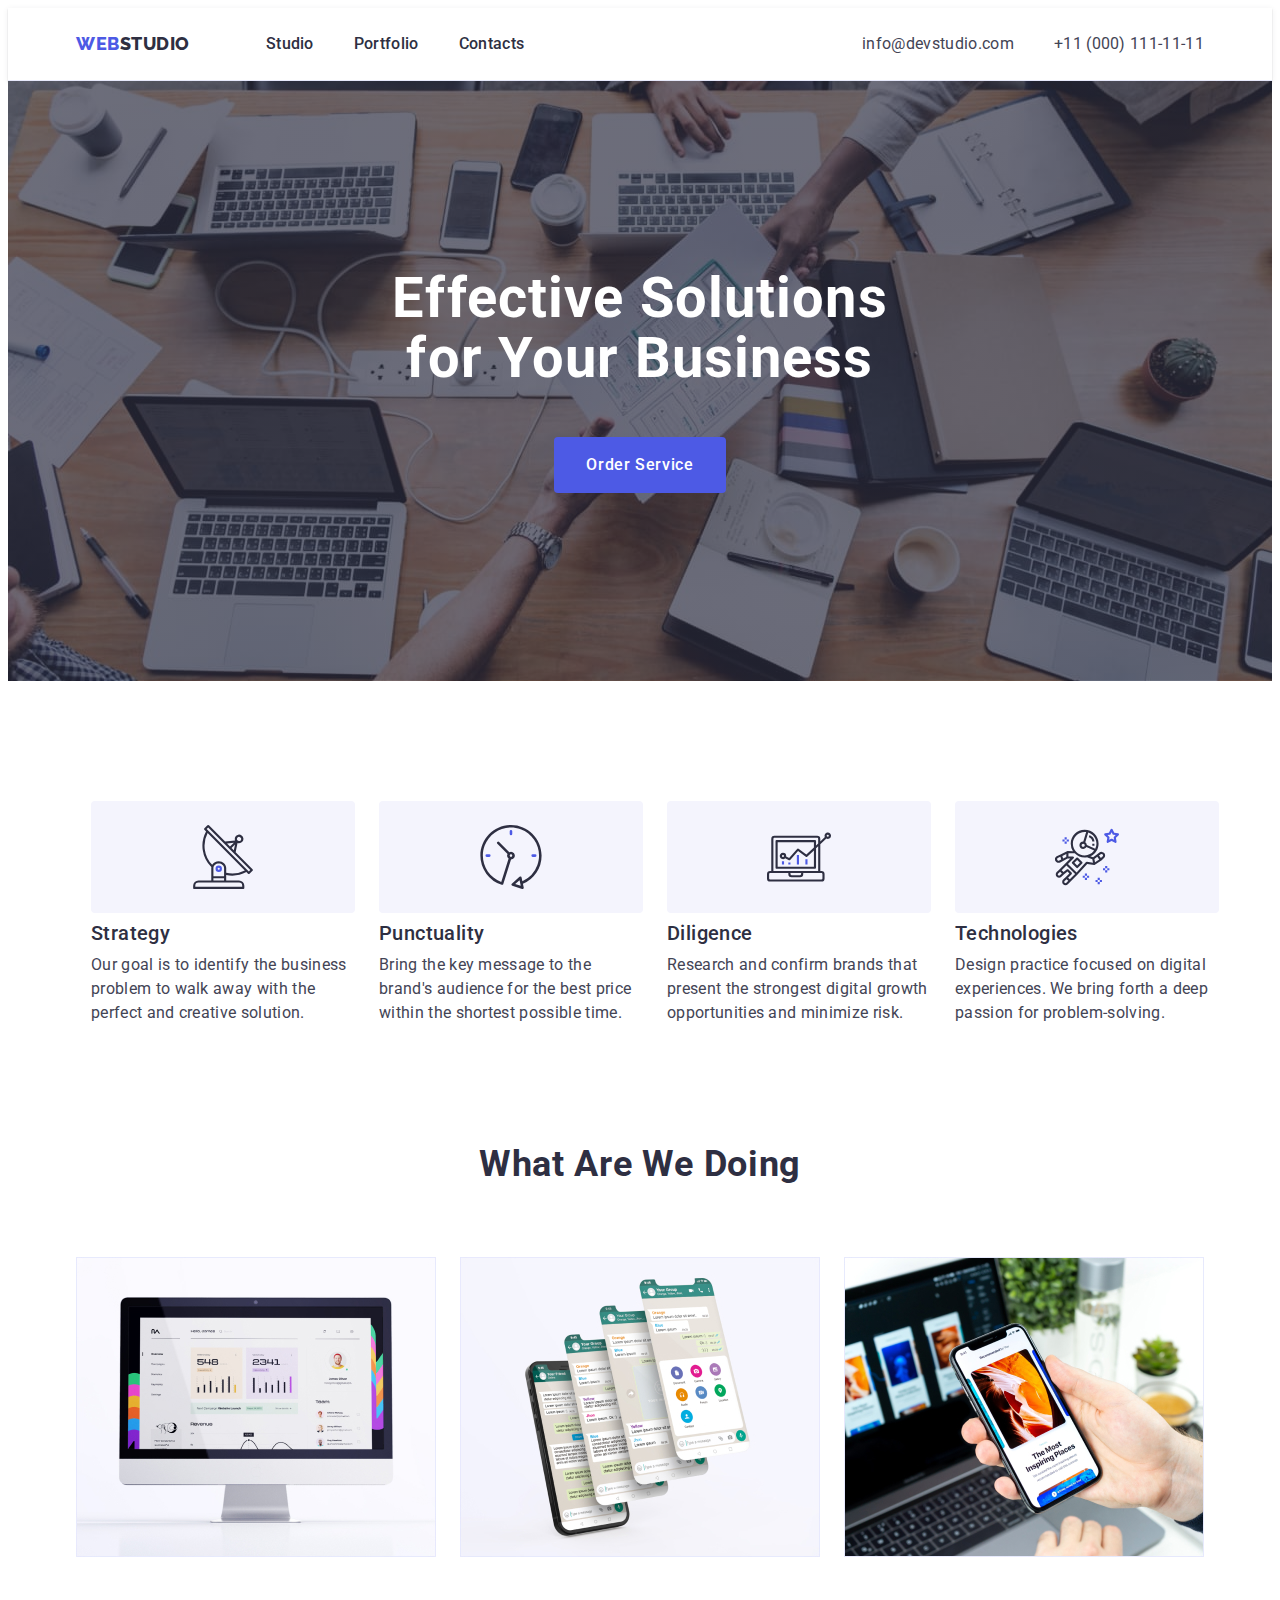
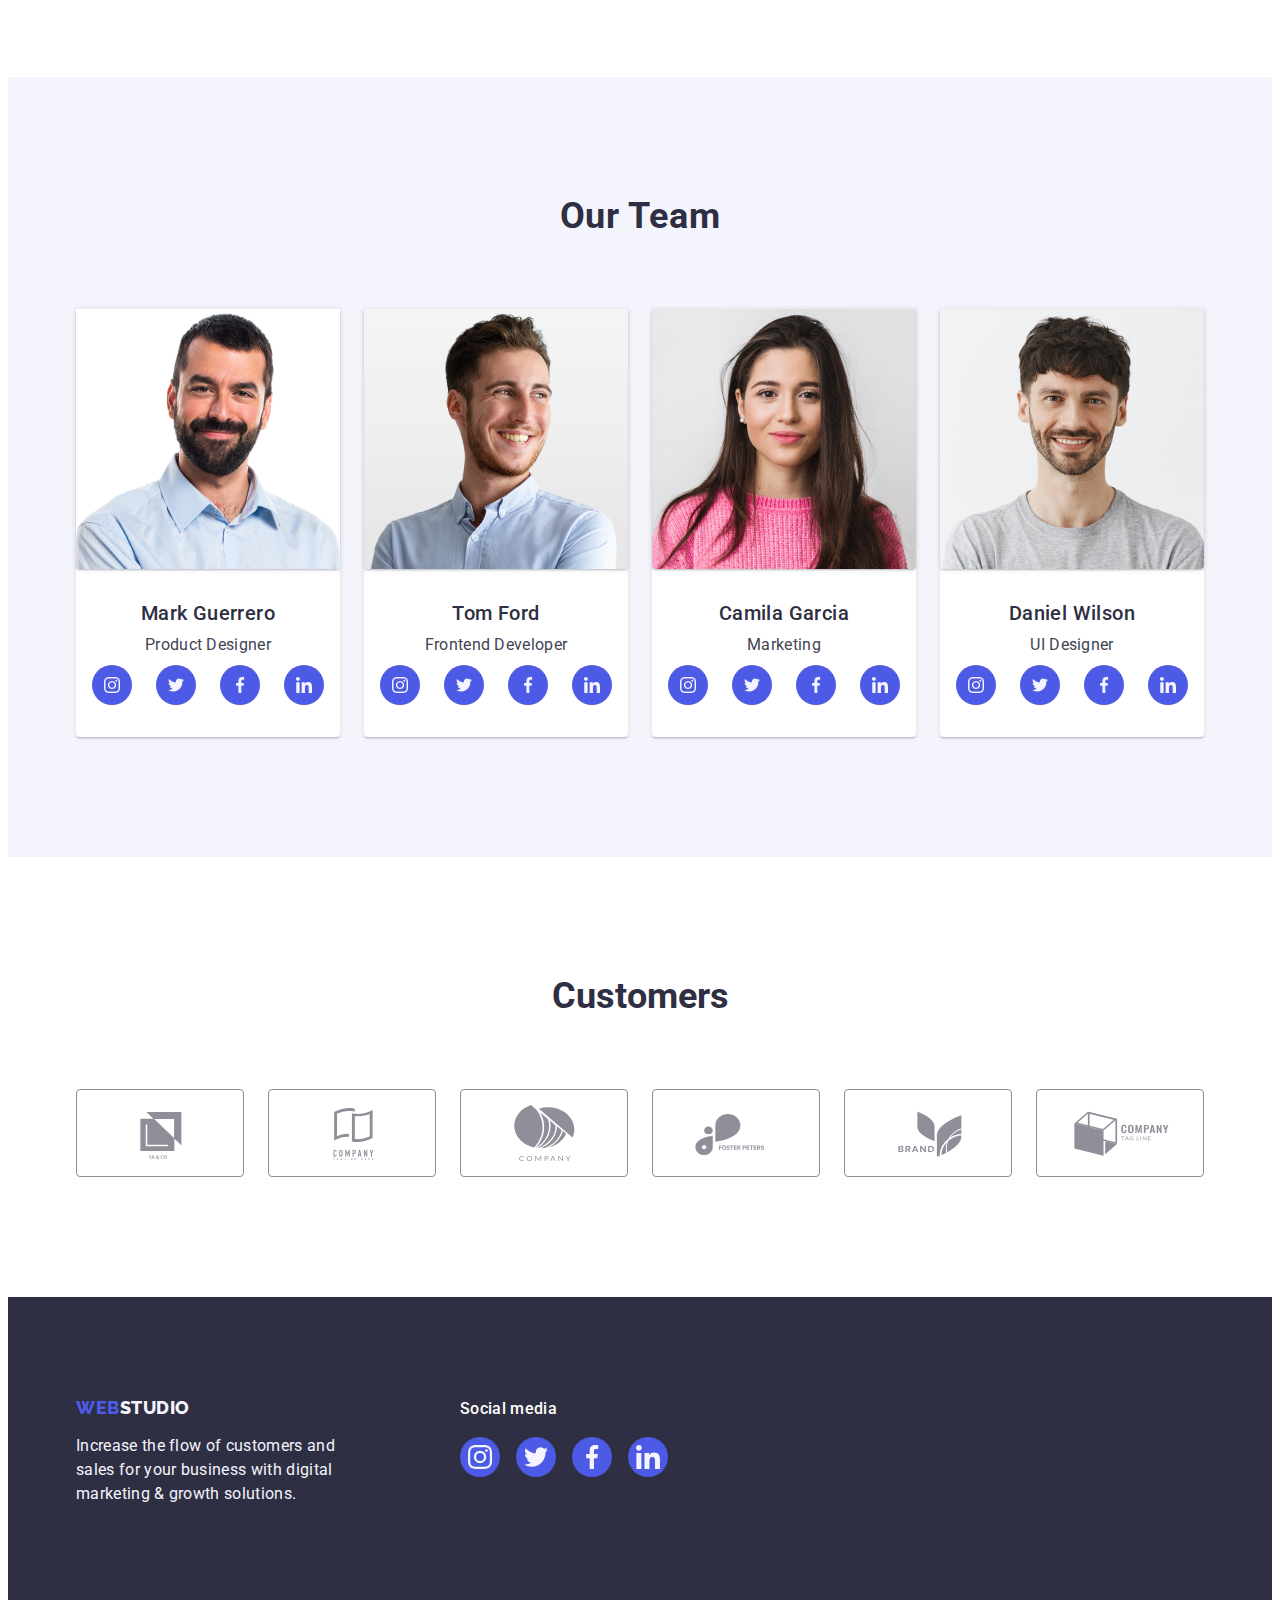
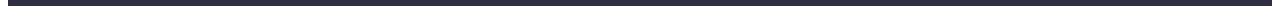
<file: index.html>
<!DOCTYPE html>
<html lang="en">
  <head>
    <meta charset="UTF-8" />
    <meta http-equiv="X-UA-Compatible" content="IE=edge" />
    <meta name="viewport" content="width=device-width, initial-scale=1.0" />
    <title>WebStudio</title>
    <link rel="preconnect" href="https://fonts.googleapis.com" />
    <link rel="preconnect" href="https://fonts.gstatic.com" crossorigin />
    <link
      href="https://fonts.googleapis.com/css2?family=Raleway:wght@800&family=Roboto:wght@400;500;700;900&display=swap"
      rel="stylesheet"
    />
    <link
      rel="stylesheet"
      href="https://cdnjs.cloudflare.com/ajax/libs/modern-normalize/2.0.0/modern-normalize.min.css"
      integrity="sha512-4xo8blKMVCiXpTaLzQSLSw3KFOVPWhm/TRtuPVc4WG6kUgjH6J03IBuG7JZPkcWMxJ5huwaBpOpnwYElP/m6wg=="
      crossorigin="anonymous"
      referrerpolicy="no-referrer"
    />

    <link rel="stylesheet" href="./css/styles.css" />
  </head>
  <body class="page">
    <header class="benefits">
      <div class="header-container container">
        <nav class="navigation">
          <a href="./index.html" class="logo-link link"
            >Web<span class="logo-studio-link">Studio</span></a
          >

          <ul class="list-nav list">
            <li><a class="link-menu link" href="./index.html">Studio</a></li>
            <li>
              <a class="link-menu link" href="./portfolio.html">Portfolio</a>
            </li>
            <li><a class="link-menu link" href="">Contacts</a></li>
          </ul>
        </nav>
        <address class="link-address">
          <ul class="header-list list">
            <li>
              <a class="link-information link" href="./info@devstudio.com"
                >info@devstudio.com</a
              >
            </li>
            <li>
              <a class="link-information link" href="tel:+110001111111"
                >+11 (000) 111-11-11</a
              >
            </li>
          </ul>
        </address>
      </div>
    </header>
    <main>
      <section class="title-section">
        <div class="container">
          <h1 class="main-page-title">Effective Solutions for Your Business</h1>
          <button type="button" class="btn-order">Order Service</button>
        </div>
      </section>
      <section class="information container">
       <div class="container">
          <h2 class="visualy-hidden">Our benefits</h2>
         <ul class="information-soc-list list">
             <li class="information-soc-item">
              <div class="icons">
                 <svg class="information-icon" width="64" height="64" >
              <use href="./images/icons.svg#icon-antenna"></use>
            </svg>
             
            </div>
            <h3 class="title-menu">Strategy</h3>
            <p class="paragraph">
              Our goal is to identify the business problem to walk away with
              the perfect and creative solution.
            </p>
          </li>
          <li class="information-soc-item">
            <div class="icons">
               <svg class="information-icon" width="64" height="64" >
            <use href="./images/icons.svg#icon-clock"></use>
          </svg>
           
          </div>
          <h3 class="title-menu">Punctuality</h3>
              <p class="paragraph">
                Bring the key message to the brand's audience for the best price
                within the shortest possible time.
              </p>
            </li>
            <li class="information-soc-item">
              <div class="icons">
                 <svg class="information-icon" width="64" height="64" >
              <use href="./images/icons.svg#icon-diagram"></use>
            </svg>
             
            </div>
           
              <h3 class="title-menu">Diligence</h3>
              <p class="paragraph">
                Research and confirm brands that present the strongest digital
                growth opportunities and minimize risk.
              </p>
            </li>
            <li class="information-soc-item">
              <div class="icons">
                 <svg class="information-icon" width="64" height="64" >
              <use href="./images/icons.svg#icon-astronaut"></use>
            </svg>
             
            </div>
              <h3 class="title-menu">Technologies</h3>
              <p class="paragraph">
                Design practice focused on digital experiences. We bring forth a
                deep passion for problem-solving.
              </p>
            </li>
          </ul>
       </div>
      </section>
      <section class="section-img">
        <div class="container">
          <h2 class="subtitle-main-page">What are we doing</h2>
          <ul class="list-images list">
            <li class="page-menu-img">
              <img
                class="img-main-page"
                src="./images/komp1.jpg"
                alt="notebook"
                width="360"
              />
            </li>
            <li class="page-menu-img">
              <img
                class="img-main-page"
                src="./images/phone2.jpg"
                alt="phone"
                width="360"
              />
            </li>
            <li class="page-menu-img">
              <img
                class="img-main-page"
                src="./images/phone3.jpg"
                alt="phone"
                width="360"
              />
            </li>
          </ul>
        </div>
      </section>

      <section class="section-team">
        <div class="container-photo container">
          <h2 class="desc-menu">Our Team</h2>
          <ul class="team-list list">
            <li class="images-photo">
              <img
                class="images-photo"
                src="./images/man1.jpg"
                alt="man1"
                width="264"
              />
              <div class="container-menu">
                <h3 class="name">Mark Guerrero</h3>

                <p class="specialty">Product Designer</p>
               
                <ul class="name-soc-list list">
                  <li class="name-soc-item">
                    <a
                      href=""
                      class="name-soc-link link"
                      target="_blank"
                      rel="noopener noreferrer"
                    >
                      <svg class="name-soc-icon" width="16" height="16">
                        <use href="./images/icons.svg#icon-instagram"></use>
                      </svg>
                    </a>
                  </li>
                  <li class="name-soc-item">
                    <a
                      href=""
                      class="name-soc-link link"
                      target="_blank"
                      rel="noopener noreferrer"
                    >
                    <svg class="name-soc-icon" width="16" height="16">
                    <use href="./images/icons.svg#icon-twitter" ></use>
                    </svg>
                 

                  
                </a>
                  </li>
                  <li class="name-soc-item">
                    <a
                      href=""
                      class="name-soc-link link"
                      target="_blank"
                      rel="noopener noreferrer"
                    >
                  <svg class="name-soc-icon" width="16" height="16">
                    <use href="./images/icons.svg#icon-facebook"></use>

                  </svg></a>
                  </li>
                  <li class="name-soc-item">
                    <a
                      href=""
                      class="name-soc-link link"
                      target="_blank"
                      rel="noopener noreferrer"
                    >
                    <svg class="name-soc-icon" width="16" height="16">
                      <use href="./images/icons.svg#icon-linkedin"></use>
  
                    </svg></a>
                  </li>
                </ul>
              </div>
            </li>
            <li class="images-photo">
              <img
                class="images-photo"
                src="./images/man2.jpg"
                alt="man2"
                width="264"
              />
              <div class="container-menu">
                <h3 class="name">Tom Ford</h3>

                <p class="specialty">Frontend Developer</p>
                <ul class="name-soc-list list">
                  <li class="name-soc-item">
                    <a
                      href=""
                      class="name-soc-link link"
                      target="_blank"
                      rel="noopener noreferrer"
                    >
                      <svg class="name-soc-icon" width="16" height="16">
                        <use href="./images/icons.svg#icon-instagram"></use>
                      </svg>
                    </a>
                  </li>
                  <li class="name-soc-item">
                    <a
                      href=""
                      class="name-soc-link link"
                      target="_blank"
                      rel="noopener noreferrer"
                    >
                    <svg class="name-soc-icon" width="16" height="16">
                    <use href="./images/icons.svg#icon-twitter" ></use>
                    </svg>
                 

                  
                </a>
                  </li>
                  <li class="name-soc-item">
                    <a
                      href=""
                      class="name-soc-link link"
                      target="_blank"
                      rel="noopener noreferrer"
                    >
                  <svg class="name-soc-icon" width="16" height="16">
                    <use href="./images/icons.svg#icon-facebook"></use>

                  </svg></a>
                  </li>
                  <li class="name-soc-item">
                    <a
                      href=""
                      class="name-soc-link link"
                      target="_blank"
                      rel="noopener noreferrer"
                    >
                    <svg class="name-soc-icon" width="16" height="16">
                      <use href="./images/icons.svg#icon-linkedin"></use>
  
                    </svg></a>
                  </li>
                </ul>
              </div>
            </li>
            <li class="images-photo">
              <img
                class="images-photo"
                src="./images/girl.jpg"
                alt="girl"
                width="264"
              />
              <div class="container-menu">
                <h3 class="name">Camila Garcia</h3>
                <p class="specialty">Marketing</p>
                <ul class="name-soc-list list">
                  <li class="name-soc-item">
                    <a
                      href=""
                      class="name-soc-link link"
                      target="_blank"
                      rel="noopener noreferrer"
                    >
                      <svg class="name-soc-icon" width="16" height="16">
                        <use href="./images/icons.svg#icon-instagram"></use>
                      </svg>
                    </a>
                  </li>
                  <li class="name-soc-item">
                    <a
                      href=""
                      class="name-soc-link link"
                      target="_blank"
                      rel="noopener noreferrer"
                    >
                    <svg class="name-soc-icon" width="16" height="16">
                    <use href="./images/icons.svg#icon-twitter" ></use>
                    </svg>
                 

                  
                </a>
                  </li>
                  <li class="name-soc-item">
                    <a
                      href=""
                      class="name-soc-link link"
                      target="_blank"
                      rel="noopener noreferrer"
                    >
                  <svg class="name-soc-icon" width="16" height="16">
                    <use href="./images/icons.svg#icon-facebook"></use>

                  </svg></a>
                  </li>
                  <li class="name-soc-item">
                    <a
                      href=""
                      class="name-soc-link link"
                      target="_blank"
                      rel="noopener noreferrer"
                    >
                    <svg class="name-soc-icon" width="16" height="16">
                      <use href="./images/icons.svg#icon-linkedin"></use>
  
                    </svg></a>
                  </li>
                </ul>
              </div>
            </li>
            <li class="images-photo">
              <img
                class="images-photo"
                src="./images/man3.jpg"
                alt="man3"
                width="264"
              />
              <div class="container-menu">
                <h3 class="name">Daniel Wilson</h3>
                <p class="specialty">UI Designer</p>
                <ul class="name-soc-list list">
                  <li class="name-soc-item">
                    <a
                      href=""
                      class="name-soc-link link"
                      target="_blank"
                      rel="noopener noreferrer"
                    >
                      <svg class="name-soc-icon" width="16" height="16">
                        <use href="./images/icons.svg#icon-instagram"></use>
                      </svg>
                    </a>
                  </li>
                  <li class="name-soc-item">
                    <a
                      href=""
                      class="name-soc-link link"
                      target="_blank"
                      rel="noopener noreferrer"
                    >
                    <svg class="name-soc-icon" width="16" height="16">
                    <use href="./images/icons.svg#icon-twitter" ></use>
                    </svg>
                 

                  
                </a>
                  </li>
                  <li class="name-soc-item">
                    <a
                      href=""
                      class="name-soc-link link"
                      target="_blank"
                      rel="noopener noreferrer"
                    >
                  <svg class="name-soc-icon" width="16" height="16">
                    <use href="./images/icons.svg#icon-facebook"></use>

                  </svg></a>
                  </li>
                  <li class="name-soc-item">
                    <a
                      href=""
                      class="name-soc-link link"
                      target="_blank"
                      rel="noopener noreferrer"
                    >
                    <svg class="name-soc-icon" width="16" height="16">
                      <use href="./images/icons.svg#icon-linkedin"></use>
  
                    </svg></a>
                  </li>
                </ul>
              </div>
            </li>
          </ul>
        </div>
      </section>
    <section class="customers-container">
        <div class="customers-cnt container">
        
        <h2 class="title-customers">Customers</h2>
        
        <ul class="customers-icon-list list">
        <li class="customers-item">
          <a
            href=""
            class="customers-soc-link link"
            target="_blank"
            rel="noopener noreferrer"
          >
          <svg class="customers-icons" width="104" height="56">
            <use href="./images/icons.svg#icon-Logo"></use>
          </svg>
          </a>
          </li>
          <li class="customers-item">
            <a
              href=""
              class="customers-soc-link link"
              target="_blank"
              rel="noopener noreferrer"
            >
            <svg class="customers-icons" width="104" height="56">
              <use href="./images/icons.svg#icon-Logo2"></use>
            </svg>
            </a>
            </li>
            <li class="customers-item">
              <a
                href=""
                class="customers-soc-link link"
                target="_blank"
                rel="noopener noreferrer"
              >
              <svg class="customers-icons" width="104" height="56">
                <use href="./images/icons.svg#icon-logo3"></use>
              </svg>
              </a>
              </li>
              <li class="customers-item">
                <a
                  href=""
                  class="customers-soc-link link"
                  target="_blank"
                  rel="noopener noreferrer"
                >
                <svg class="customers-icons" width="104" height="56">
                  <use href="./images/icons.svg#icon-Logo4"></use>
                </svg>
                </a>
                </li>
                <li class="customers-item">
                  <a
                    href=""
                    class="customers-soc-link link"
                    target="_blank"
                    rel="noopener noreferrer"
                  >
                  <svg class="customers-icons" width="104" height="56">
                    <use href="./images/icons.svg#icon-Logo5"></use>
                  </svg>
                  </a>
                  </li>
                  <li class="customers-item">
                    <a
                      href=""
                      class="customers-soc-link link"
                      target="_blank"
                      rel="noopener noreferrer"
                    >
                    <svg class="customers-icons" width="104" height="56">
                      <use href="./images/icons.svg#icon-Logo6"></use>
                    </svg>
                    </a>
                    </li>
                  </ul>
                  </div>
               
      </section>
    </main>
    
    <footer class="closing ">
      <div class="closing-footer container">
      <div class="web-logo">
        <a class="logo-link-footer link" href="./index.html"
          >Web<span class="logo-studio">Studio</span></a
        >
        <p class="paragraph-ft">
          Increase the flow of customers and sales for your business with
          digital marketing & growth solutions.
        </p>
       </div>
      <div class="social-link">
        <p class="paragraph-social">Social media</p>
        <ul class="footer-soc-list list">
          <li class="footer-soc-item">
            <a
              href=""
              class="footer-soc-link link"
              target="_blank"
              rel="noopener noreferrer"
            >
              <svg class="footer-soc-icon" width="24" height="24">
                <use href="./images/icons.svg#icon-instagram"></use>
              </svg>
            </a>
          </li>
          <li class="footer-soc-item">
            <a
              href=""
              class="footer-soc-link link"
              target="_blank"
              rel="noopener noreferrer"
            >
            <svg class="footer-soc-icon" width="24" height="24">
            <use href="./images/icons.svg#icon-twitter" ></use>
            </svg>
         

          
        </a>
          </li>
          <li class="footer-soc-item">
            <a
              href=""
              class="footer-soc-link link"
              target="_blank"
              rel="noopener noreferrer"
            >
          <svg class="footer-soc-icon" width="24" height="24">
            <use href="./images/icons.svg#icon-facebook"></use>

          </svg></a>
          </li>
          <li class="footer-soc-item">
            <a
              href=""
              class="footer-soc-link link"
              target="_blank"
              rel="noopener noreferrer"
            >
            <svg class="footer-soc-icon" width="24" height="24">
              <use href="./images/icons.svg#icon-linkedin"></use>

            </svg></a>
          </li>
        </ul>
      </div>
  </div>

     
    </footer>
  </body>
</html>
</file>
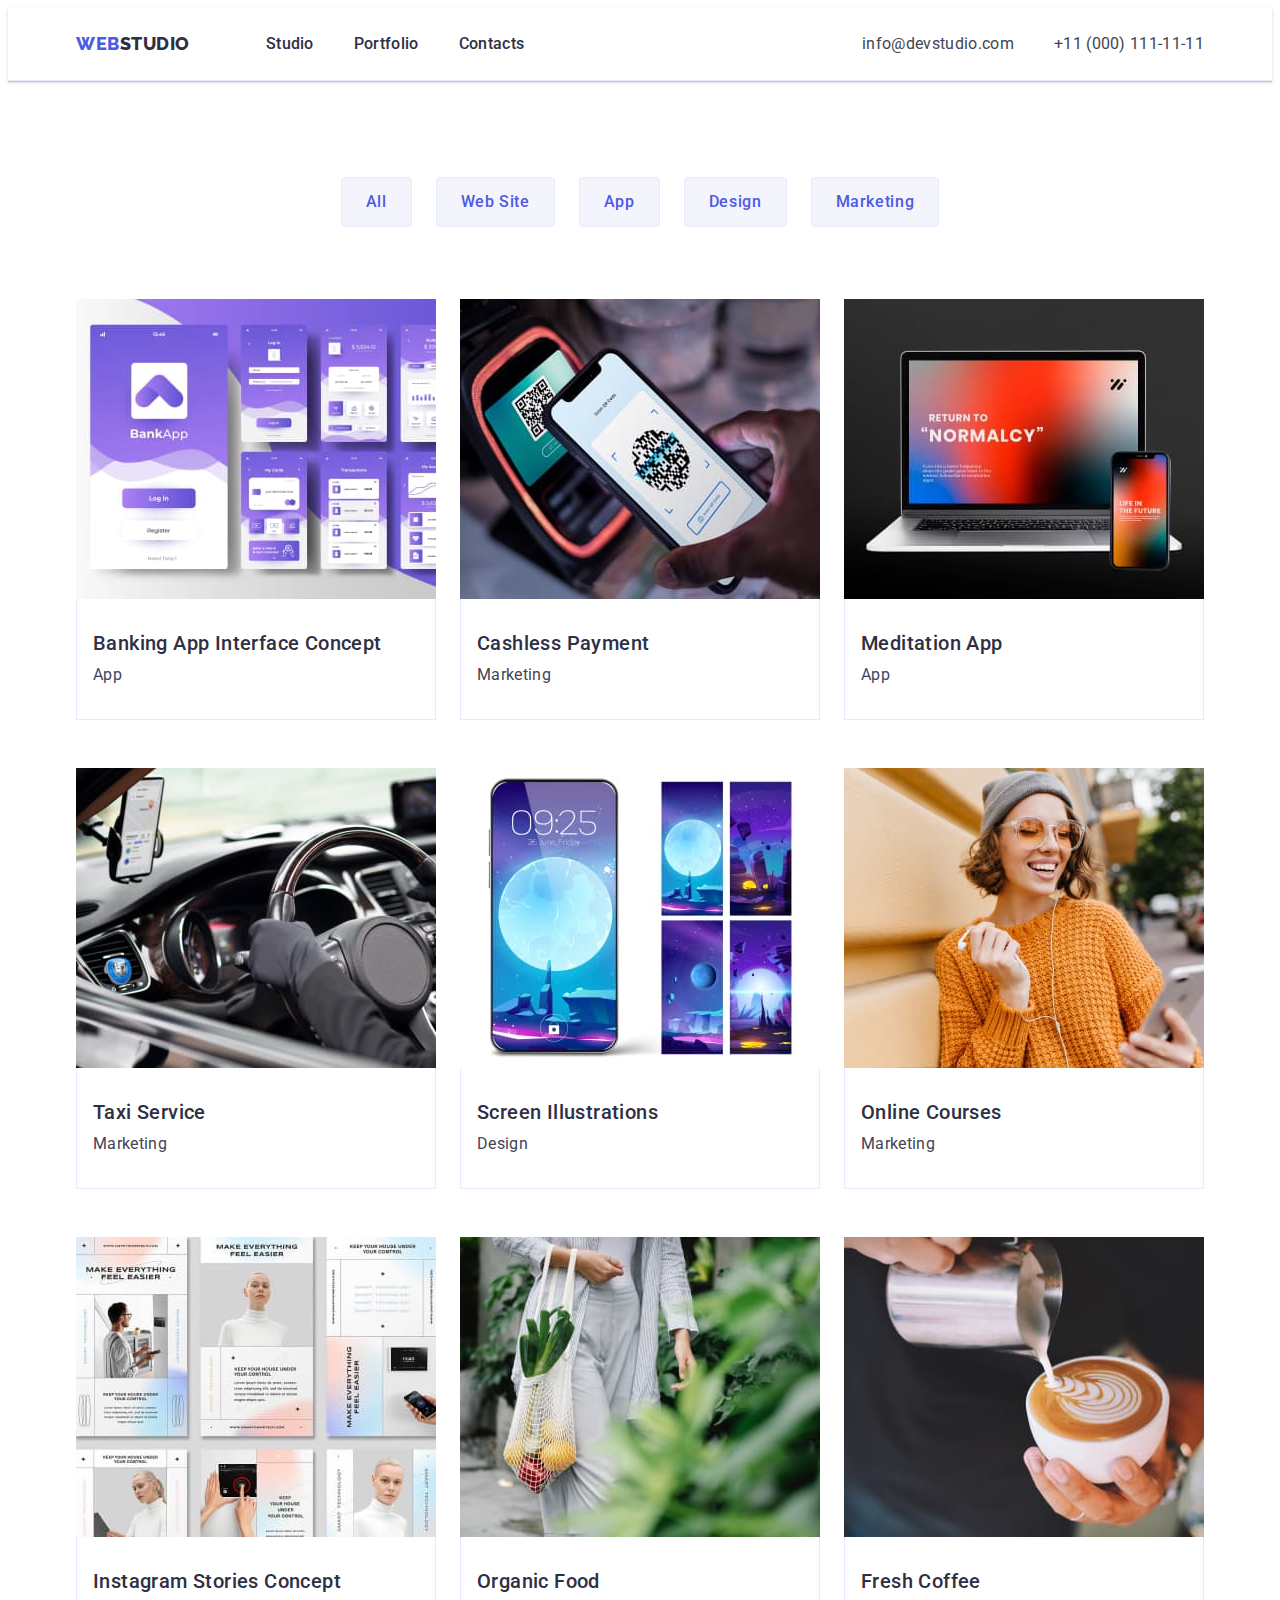
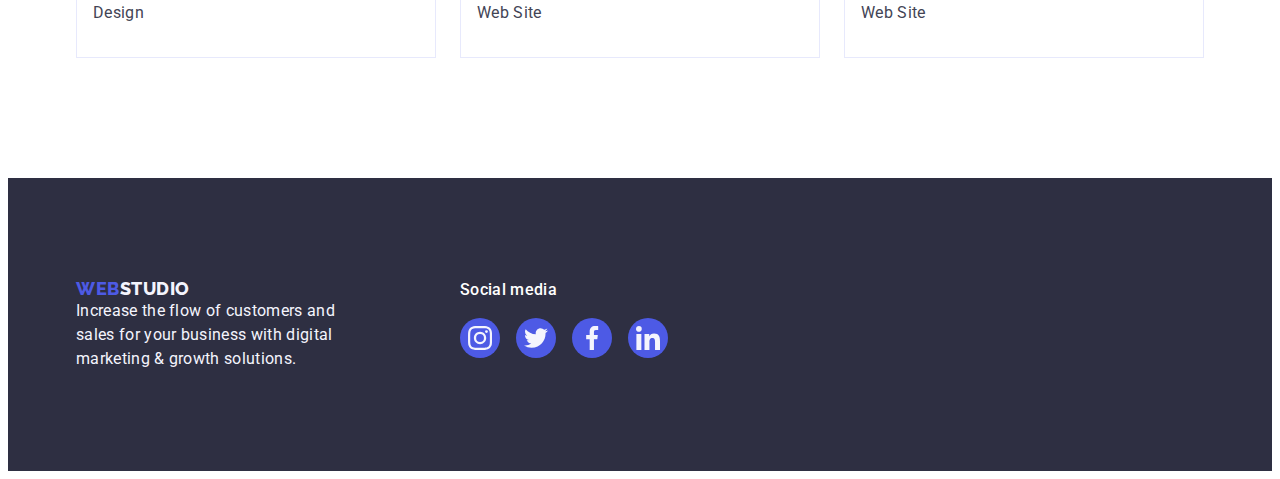
<file: portfolio.html>
<!DOCTYPE html>
<html lang="en">
  <head>
    <meta charset="UTF-8" />
    <meta http-equiv="X-UA-Compatible" content="IE=edge" />
    <meta name="viewport" content="width=device-width, initial-scale=1.0" />

    <title>WebStudio</title>
    <link rel="preconnect" href="https://fonts.googleapis.com" />
    <link rel="preconnect" href="https://fonts.gstatic.com" crossorigin />
    <link
      href="https://fonts.googleapis.com/css2?family=Raleway:wght@800&family=Roboto:wght@400;500;700;900&display=swap"
      rel="stylesheet"
    />
    <link
      rel="stylesheet"
      href="https://cdnjs.cloudflare.com/ajax/libs/modern-normalize/2.0.0/modern-normalize.min.css"
      integrity="sha512-4xo8blKMVCiXpTaLzQSLSw3KFOVPWhm/TRtuPVc4WG6kUgjH6J03IBuG7JZPkcWMxJ5huwaBpOpnwYElP/m6wg=="
      crossorigin="anonymous"
      referrerpolicy="no-referrer"
    />
    <link rel="stylesheet" href="./css/styles.css" />
  </head>
  <body class="page">
    <header class="benefits">
      <div class="header-container container">
        <nav class="navigation">
          <a href="./index.html" class="logo-link link"
            >Web<span class="logo-studio-link">Studio</span></a
          >

          <ul class="list-nav list">
            <li><a class="link-menu link" href="./index.html">Studio</a></li>
            <li>
              <a class="link-menu link" href="./portfolio.html">Portfolio</a>
            </li>
            <li><a class="link-menu link" href="">Contacts</a></li>
          </ul>
        </nav>
        <address class="link-address">
          <ul class="header-list list">
            <li>
              <a class="link-information link" href="./info@devstudio.com"
                >info@devstudio.com</a
              >
            </li>
            <li>
              <a class="link-information link" href="tel:+110001111111"
                >+11 (000) 111-11-11</a
              >
            </li>
          </ul>
        </address>
      </div>
    </header>
    <main>
      <section class="home-page">
        <div class="container">
          <h1 class="headline" hidden>studing</h1>
          <ul class="button-list list">
            <li><button type="button" class="main-menu-one">All</button></li>
            <li>
              <button type="button" class="main-menu-one">Web Site</button>
            </li>
            <li><button type="button" class="main-menu-one">App</button></li>
            <li><button type="button" class="main-menu-one">Design</button></li>
            <li>
              <button type="button" class="main-menu-one">Marketing</button>
            </li>
          </ul>

          <ul class="img-list list">
            <li class="items">
              <a href="./portfolio.html" class="main-img link">
                <img
                  src="./images/1.jpg"
                  alt="Banking"
                  width="360"
                  height="300"
                />
                <div class="container-img">
                  <h2 class="title">Banking App Interface Concept</h2>
                  <p class="subtitle">App</p>
                </div>
              </a>
            </li>
            <li class="items">
              <a href="./portfolio.html" class="main-img link">
                <img
                  src="./images/2.jpg"
                  alt="Cashless Payment"
                  width="360"
                  height="300"
                />
                <div class="container-img">
                  <h2 class="title">Cashless Payment</h2>
                  <p class="subtitle">Marketing</p>
                </div>
              </a>
            </li>

            <li class="items">
              <a href="./portfolio.html" class="main-img link">
                <img
                  src="./images/3.jpg"
                  alt="Meditation App"
                  width="360"
                  height="300"
                />
                <div class="container-img">
                  <h2 class="title">Meditation App</h2>
                  <p class="subtitle">App</p>
                </div>
              </a>
            </li>
            <li class="items">
              <a href="./portfolio.html" class="main-img link">
                <img
                  src="./images/4.jpg"
                  alt="Taxi Service"
                  width="360"
                  height="300"
                />
                <div class="container-img">
                  <h2 class="title">Taxi Service</h2>
                  <p class="subtitle">Marketing</p>
                </div>
              </a>
            </li>
            <li class="items">
              <a href="./portfolio.html" class="main-img link">
                <img
                  src="./images/5.jpg"
                  alt="Screen Illustrations"
                  width="360"
                  height="300"
                />
                <div class="container-img">
                  <h2 class="title">Screen Illustrations</h2>
                  <p class="subtitle">Design</p>
                </div>
              </a>
            </li>
            <li class="items">
              <a href="./portfolio.html" class="main-img link">
                <img
                  src="./images/6.jpg"
                  alt="Online Courses"
                  width="360"
                  height="300"
                />
                <div class="container-img">
                  <h2 class="title">Online Courses</h2>
                  <p class="subtitle">Marketing</p>
                </div>
              </a>
            </li>
            <li class="items">
              <a href="./portfolio.html" class="main-img link">
                <img
                  src="./images/7.jpg"
                  alt="Instagram Stories Concept"
                  width="360"
                  height="300"
                />
                <div class="container-img">
                  <h2 class="title">Instagram Stories Concept</h2>
                  <p class="subtitle">Design</p>
                </div>
              </a>
            </li>
            <li class="items">
              <a href="./portfolio.html" class="main-img link">
                <img
                  src="./images/8.jpg"
                  alt="Organic Food"
                  width="360"
                  height="300"
                />
                <div class="container-img">
                  <h2 class="title">Organic Food</h2>
                  <p class="subtitle">Web Site</p>
                </div>
              </a>
            </li>
            <li class="items">
              <a href="./portfolio.html" class="main-img link">
                <img
                  src="./images/9.jpg"
                  alt="Fresh Coffee"
                  width="360"
                  height="300"
                />
                <div class="container-img">
                  <h2 class="title">Fresh Coffee</h2>
                  <p class="subtitle">Web Site</p>
                </div>
              </a>
            </li>
          </ul>
        </div>
      </section>
    </main>
    <footer class="closing ">
      <div class="closing-footer container">
      <div class="web-logo">
        <a class="logo-link link" href="./index.html"
          >Web<span class="logo-studio">Studio</span></a
        >
        <p class="paragraph-ft">
          Increase the flow of customers and sales for your business with
          digital marketing & growth solutions.
        </p>
       </div>
      <div class="social-link">
        <p class="paragraph-social">Social media</p>
        <ul class="footer-soc-list list">
          <li class="footer-soc-item">
            <a
              href=""
              class="footer-soc-link link"
              target="_blank"
              rel="noopener noreferrer"
            >
              <svg class="footer-soc-icon" width="24" height="24">
                <use href="./images/icons.svg#icon-instagram"></use>
              </svg>
            </a>
          </li>
          <li class="footer-soc-item">
            <a
              href=""
              class="footer-soc-link link"
              target="_blank"
              rel="noopener noreferrer"
            >
            <svg class="footer-soc-icon" width="24" height="24">
            <use href="./images/icons.svg#icon-twitter" ></use>
            </svg>
         

          
        </a>
          </li>
          <li class="footer-soc-item">
            <a
              href=""
              class="footer-soc-link link"
              target="_blank"
              rel="noopener noreferrer"
            >
          <svg class="footer-soc-icon" width="24" height="24">
            <use href="./images/icons.svg#icon-facebook"></use>

          </svg></a>
          </li>
          <li class="footer-soc-item">
            <a
              href=""
              class="footer-soc-link link"
              target="_blank"
              rel="noopener noreferrer"
            >
            <svg class="footer-soc-icon" width="24" height="24">
              <use href="./images/icons.svg#icon-linkedin"></use>

            </svg></a>
          </li>
        </ul>
      </div>
  </div>

     
    </footer>
  </body>
</html>
</file>
<file: css/styles.css>
* {
  box-sizing: border-box;
}
:root {
  --modal-backround-kolor: #fcfcfc;
  --header-backround: #ffffff;
  --image-backround: #2e2f42;
  --light-backround: #f4f4fd;
  --acent-color: #e7e9fc;
  --subtle-text: #8e8f99;
  --text: #434455;
  --pressed-state: #404bbf;
  --pimary-brand: #4d5ae5;
  --success: #31d0aa;
}

body {
  font-family: "Roboto", sans-serif;
  background: var(--header-backround);
  color: var(--text);
}

p,
h1,
h2,
h3 {
  margin: 0;
  padding: 0;
}

ul {
  margin: 0;
}
img {
  display: block;
}

.container {
  width: 1158px;
  padding-left: 15px;
  padding-right: 15px;
  margin: 0 auto;
}

.header-container {
  display: flex;
}
.header-list {
  display: flex;
  gap: 40px;
}

.list-nav {
  display: flex;
  align-items: center;
  gap: 40px;
}

.benefits {
  border-bottom: 1px solid #e7e9fc;
  display: flex;

}
.benefits {
  box-shadow: 0px 2px 1px rgba(46, 47, 66, 0.08), 0px 1px 1px rgba(46, 47, 66, 0.16), 0px 1px 6px rgba(46, 47, 66, 0.08); 
}

.benefits-menu {
  gap: 24px;
}

.closing {
  padding-top: 100px;
  padding-bottom: 100px;
 
}
.closing-footer {
  display: flex;
  align-items: baseline;

}
.paragraph-social {
  font-family: 'Roboto';
font-style: normal;
font-weight: 500;
font-size: 16px;
line-height: 24px;
letter-spacing: 0.02em;
color: #FFFFFF;
display: flex;

margin-bottom: 16px;
}
.logo-link {
  font-family: "Raleway", sans-serif;

  font-weight: 800;
  font-size: 18px;
  line-height: 1.17;
  color: var(--pimary-brand);
  letter-spacing: 0.03em;
  text-transform: uppercase;

 

  display: inline-block;

  align-items: center;
 margin-right: 76px;
}
.logo-link:hover {
  color: var(--pressed-state);
  
}

.logo-studio {
  font-family: "Raleway", sans-serif;

  align-items: center;

  color: var(--light-backround);

  display: inline-block;
}
.logo-studio-link {
  color: var(--image-backround);
  margin-right: o;
  padding-top: 24px;
  padding-bottom: 24px;
}

.link-menu {
  font-weight: 500;
  font-size: 16px;
  line-height: 1.5;
  letter-spacing: 0.02em;
  color: var(--image-backround);
  display: flex;
  align-items: center;
  padding-top: 24px;
  padding-bottom: 24px;
  gap: 40px;
}

.link-menu:hover {
  color: var(--pressed-state);
}
.link-menu:focus {
  color: var(--pressed-state);
}

.title-section {
  background: var(--image-backround);
  padding-bottom: 188px;
  padding-top: 188px;
  background-image: linear-gradient(
      rgba(46, 47, 66, 0.7),
      rgba(46, 47, 66, 0.7)
    ),
    url(../images/office.jpg);
  background-repeat: no-repeat;
  background-position: center;
  block-size: cover;


}
.title-section {
  max-width: 1440px;
  background-size: cover ;
  margin: 0 auto;
}

.main-page-title {
  font-size: 56px;
  line-height: 1.07;
  text-align: center;
  letter-spacing: 0.02em;
  color: var(--header-backround);
  margin-bottom: 48px;
  max-width: 496px;
  margin: 0% auto;
  margin-bottom: 48px;
  margin-right: auto;
  margin-left: auto;
}

.btn-order {
  font-family: "Roboto", sans-serif;
  background: var(--pimary-brand);
  font-weight: 500;
  font-size: 16px;
  line-height: 1.5;

  letter-spacing: 0.04em;
  color: var(--header-backround);

  cursor: pointer;
  display: block;
  margin: 0 auto;
  padding-top: 16px;
  padding-right: 32px;
  padding-bottom: 16px;
  padding-left: 32px;
  border-radius: 4px;
  min-width: 169px;
  height: 56px;
  border: none;
}

.btn-order:hover {
  background-color: var(--pressed-state);
}

.btn-order:focus {
  background-color: var(--pressed-state);
}

.link-information {
  font-family: "Roboto", sans-serif;
  font-style: normal;

  font-size: 16px;
  line-height: 1.5;
  color: var(--text);
  letter-spacing: 0.02em;
  padding-bottom: 24px;
  padding-top: 24px;
  gap: 40px;
  display: flex;
  margin-left: auto;
}

.link-information:hover {
  color: var(--pressed-state);
}

.link-information:focus {
  color: var(--pressed-state);
}

.information {
  background: var(--header-backround);
  padding-top: 120px;
  padding-bottom: 120px;
  gap: 24px;
}
.icons {
  display: flex;
  justify-content: center;
  align-items: center;
  width: 264px;
  height: 112px;
  background-color: #f4f4fd;
  border-radius: 4px;
  
}
.information-soc-list {
  display: flex;
  justify-content: center;
  align-items: center;
  gap: 24px;
}

.information-soc-link {
  display: flex;
  justify-content: center;
  align-items: center;
}
.icons {
  margin-bottom: 8px;
}
.information-icon {
  width: 64px;
  height: 64px;
}



.name-soc-link:hover {
  background-color: #404bbf;
}
.name-soc-link:focus {
  background-color: #404bbf;
}
.name-soc-icon {
  fill: #f4f4fd;
}


.visualy-hidden {
  position: absolute;
  width: 1px;
  height: 1px;
  margin: -1px;
  border: 0;
  padding: 0;
  white-space: nowrap;
  clip-path: inset(100%);
  clip: rect(0 0 0 0);
  overflow: hidden;
}

.title-menu {
  font-weight: 500;
  font-size: 20px;
  line-height: 1.2;
  letter-spacing: 0.02em;
  color: var(--image-backround);
  margin-bottom: 8px;
}

.paragraph {
  font-size: 16px;
  line-height: 1.5;
  letter-spacing: 0.02em;
  color: var(--text);
}
.container-page {
  padding-top: 32px;
  padding-bottom: 32px;
  padding-right: 16px;
  padding-left: 16px;
}

.subtitle-main-page {
  font-weight: 700;
  font-size: 36px;
  line-height: 1.11;

  text-align: center;
  letter-spacing: 0.02em;
  text-transform: capitalize;
  color: var(--image-backround);

  margin-bottom: 72px;
}

.section-team {
  background: var(--light-backround);
  padding-top: 120px;
  padding-bottom: 120px;
}

.desc-menu {
  font-weight: 700;
  font-size: 36px;
  line-height: 1.11;

  text-align: center;
  letter-spacing: 0.02em;
  text-transform: capitalize;

  color: var(--image-backround);

  margin-bottom: 72px;
}

.images-photo {
  background: var(--header-backround);
  border-radius: 0px 0px 4px 4px;
  box-shadow: 0px 1px 6px rgba(46, 47, 66, 0.08),
		0px 1px 1px rgba(46, 47, 66, 0.16), 0px 2px 1px rgba(46, 47, 66, 0.08);
}

.container-menu {
  padding-top: 32px;
  padding-bottom: 32px;
  padding-right: 16px;
  padding-left: 16px;
}

.name {
  font-weight: 500;
  font-size: 20px;
  line-height: 1.2;

  text-align: center;
  letter-spacing: 0.02em;

  color: var(--image-backround);
  margin-bottom: 8px;
}

.specialty {
  font-weight: 400;
  font-size: 16px;
  line-height: 1.5;
  text-align: center;
  letter-spacing: 0.02em;
  color: var(--text);
  margin-bottom: 8px;
}

.name-soc-list {
  display: flex;
  justify-content: center;
 gap: 24px;
}
.name-soc-item {
  width: 40px;
  height: 40px;
}
.name-soc-link {
  width: 100%;
  height: 100%;
  background-color: #4d5ae5;
  border-radius: 50%;
  display: flex;
  align-items: center;
  justify-content: center;
 
  gap: 24px
;
}
.customers-container {
padding-top: 120px;
padding-bottom: 120px;
}
.title-customers {
  display: flex;
  align-items: center;
  justify-content: center;
 
  font-size: 36px;
  line-height: 1.11;
  color: var(--image-backround);
  margin-bottom: 72px;
 
}

.customers {
  width: 1128px;
  height: 200px;
}

.customers-item {
  width: 168px;
  height: 88px;

 
}
.customers-soc-link {
  width: 100%;
  height: 100%;
  display: flex;
  align-items: center;
  justify-content: center;
  border: 1px solid #8e8f99;
  border-radius: 4px;
  
}
.customers-soc-link {
  color: var(--subtle-text);
}
.customers-soc-link:hover {
 border-color: #404bbf;
  color: #404bbf;
}
.customers-soc-link:focus {
  border-color: #404bbf;
  color: #404bbf;
}
.customers-soc-link:hover .customers-icons {
  fill: #404bbf;
}
.customers-icon-list {
  display: flex;
  gap: 24px;
  padding-right: 156px;
  padding-left: 156px;
}
.customers-icons {
  fill: currentColor; 
}
.closing {
  background: var(--image-backround);
}

.paragraph-ft {
  font-size: 16px;
  line-height: 1.5;
  letter-spacing: 0.02em;
  color: var(--light-backround);

  max-width: 264px;
}
.footer-soc-list {
  display: flex;
  justify-content: center;
  gap: 16px;
}
.footer-soc-item {
  width: 40px;
  height: 40px;
}
.footer-soc-link {
  width: 100%;
  height: 100%;
  background-color: #4d5ae5;
  border-radius: 50%;
  display: flex;
  align-items: center;
  justify-content: center;
}
.footer-soc-link:hover { background-color:#31d0aa;

}
.footer-soc-link:focus {
  background-color:#31d0aa;
}
.footer-soc-icon {
  fill: var(--light-backround);
}
.social-link {
  
}
.logo-link-footer {
  font-family: "Raleway", sans-serif;

  font-weight: 800;
  font-size: 18px;
  line-height: 1.17;
  color: var(--pimary-brand);
  letter-spacing: 0.03em;
  text-transform: uppercase;

 

  display: inline-block;

  align-items: center;
  margin-bottom: 16px;
}



.web-logo {
  gap: 120px;
  margin-right: 120px;
}

.main-menu-one {
  font-family: "Roboto", sans-serif;
  background: var(--light-backround);

  border-radius: 4px;
  font-weight: 500;
  font-size: 16px;
  line-height: 1.5;

  letter-spacing: 0.04em;
  color: var(--pimary-brand);
  cursor: pointer;
  padding: 12px 24px;
  border: 1px solid var(--acent-color);
}
.main-menu-one:hover {
  border-color: transparent;
  background-color: var(--pressed-state);
  color: var(--header-backround);
  box-shadow:  0px 3px 1px rgba(0, 0, 0, 0.1), 0px 2px 1px rgba(0, 0, 0, 0.08), 0px 2px 2px rgba(0, 0, 0, 0.12);
}
.main-menu-one:focus {
  border-color: transparent;
  background-color: var(--pressed-state);
  color: var(--header-backround);
  box-shadow:  0px 3px 1px rgba(0, 0, 0, 0.1), 0px 2px 1px rgba(0, 0, 0, 0.08), 0px 2px 2px rgba(0, 0, 0, 0.12);
}

.main-img {
  display: block;
  
}
.main-img:hover {
 box-shadow: 0px 1px 6px rgba(46, 47, 66, 0.08), 0px 1px 1px rgba(46, 47, 66, 0.16), 0px 2px 1px rgba(46, 47, 66, 0.08);
}
.main-img:focus {
 box-shadow: 0px 1px 6px rgba(46, 47, 66, 0.08), 0px 1px 1px rgba(46, 47, 66, 0.16), 0px 2px 1px rgba(46, 47, 66, 0.08);
}










.container-img {
  padding-top: 32px;
  padding-bottom: 32px;
  padding-right: 16px;
  padding-left: 16px;
  border: 1px solid var(--acent-color);
  border-top: none;
}


.list {
  list-style: none;
  margin: 0%;
  padding: 0%;
}

.link {
  text-decoration: none;
}

.link-address {
  font-style: normal;
  margin-left: auto;
}

.title {
  font-weight: 500;
  font-size: 20px;
  line-height: 1.2;
  letter-spacing: 0.02em;

  color: var(--image-backround);

  margin-bottom: 8px;
}

.subtitle {
  font-weight: 400;
  font-size: 16px;
  line-height: 1.5;

  letter-spacing: 0.02em;
  color: var(--text);
}
.section-img {
  padding-bottom: 120px;
}
.img-main-page {
  margin-right: 24px;
}

.page-menu-img {
  width: calc((100% - 48px) / 3);
}
.home-page {
  padding-top: 96px;
  padding-bottom: 120px;
}

.navigation {
  display: flex;
  align-items: center;
}
.list-images {
  display: flex;
  gap: 24px;
}
.benefits-menu {
  display: flex;
}
.team-list {
  display: flex;
  gap: 24px;
}
.button-list {
  display: flex;
  justify-content: center;
  gap: 24px;
  margin-bottom: 72px;
}




.img-list {
  display: flex;
  flex-wrap: wrap;
  column-gap: 24px;
  row-gap: 48px;
}
</file>
